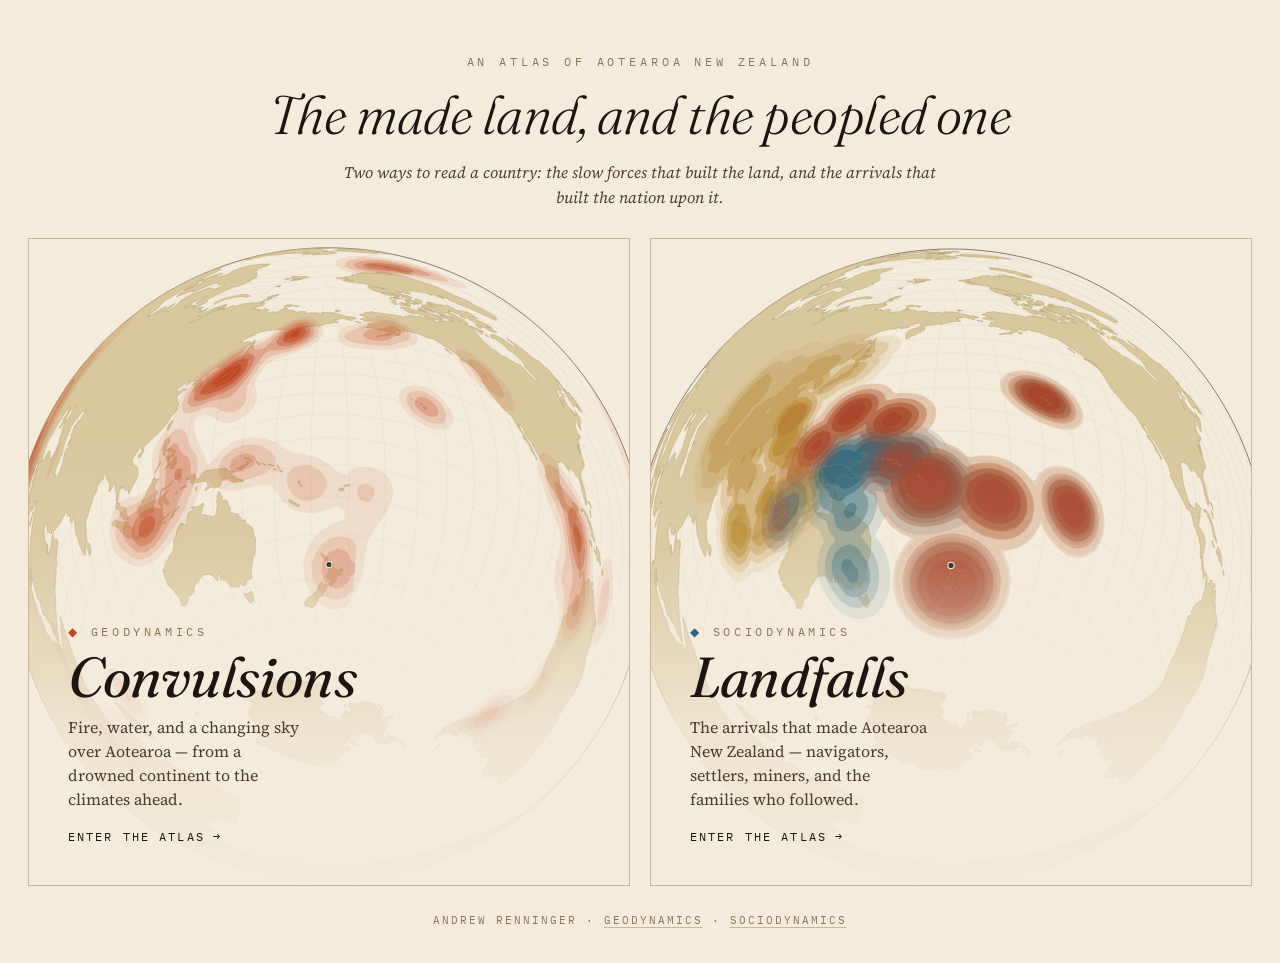
<file: docs/index.html>
<!DOCTYPE html>
<html lang="en">
<head>
<meta charset="UTF-8">
<meta name="viewport" content="width=device-width, initial-scale=1.0">
<title>An Atlas of Aotearoa — Geodynamics &amp; Sociodynamics</title>
<link rel="icon" type="image/svg+xml" href="geodynamics/favicon.svg">
<meta name="description" content="Two atlases of Aotearoa New Zealand: Geodynamics — fire, water and a changing sky; and Sociodynamics — the arrivals that made the country.">

<link rel="preconnect" href="https://fonts.googleapis.com">
<link rel="preconnect" href="https://fonts.gstatic.com" crossorigin>
<link href="https://fonts.googleapis.com/css2?family=Fraunces:ital,opsz,wght@0,9..144,300;0,9..144,400;0,9..144,600;1,9..144,300;1,9..144,400&family=Source+Serif+4:ital,opsz,wght@0,8..60,300;0,8..60,400;1,8..60,400&family=IBM+Plex+Mono:wght@300;400;500&display=swap" rel="stylesheet">

<style>
  :root {
    --paper:      #f3ecdd;
    --paper-deep: #ebe1cb;
    --ink:        #1d1610;
    --ink-soft:   #4a3d2e;
    --ink-faint:  #8a7659;
    --rule:       #c9b894;
    --sea:        #7c9d9d;
    --fire:       #c0431f;
    --heat:       #d8662f;
    --ocean:      #2c6479;
  }
  * { box-sizing: border-box; margin: 0; padding: 0; }
  html { scroll-behavior: smooth; }
  body {
    background: var(--paper);
    color: var(--ink);
    font-family: 'Source Serif 4', Georgia, serif;
    min-height: 100vh;
    display: flex;
    flex-direction: column;
    -webkit-font-smoothing: antialiased;
  }

  /* ---- Masthead ---- */
  .masthead { text-align: center; padding: clamp(34px, 6vh, 72px) 24px clamp(20px, 3vh, 34px); }
  .masthead .overline {
    font-family: 'IBM Plex Mono', monospace; font-size: 12px; letter-spacing: 0.32em;
    text-transform: uppercase; color: var(--ink-faint); margin-bottom: 18px;
  }
  .masthead h1 {
    font-family: 'Fraunces', serif; font-weight: 300; font-style: italic;
    font-size: clamp(30px, 5vw, 54px); line-height: 1.05; color: var(--ink); letter-spacing: -0.01em;
  }
  .masthead p {
    margin: 16px auto 0; max-width: 620px; font-size: 16px; line-height: 1.6;
    color: var(--ink-soft); font-style: italic;
  }

  /* ---- Tiles ---- */
  .tiles {
    flex: 1; display: grid; grid-template-columns: 1fr 1fr;
    gap: clamp(14px, 1.6vw, 26px); padding: 0 clamp(14px, 2.2vw, 40px) clamp(20px, 3vh, 36px);
    align-items: stretch;
  }
  @media (max-width: 820px) { .tiles { grid-template-columns: 1fr; } }

  .tile {
    position: relative; overflow: hidden; display: block; text-decoration: none;
    color: var(--ink); border: 1px solid var(--rule); background: var(--paper-deep);
    min-height: clamp(420px, 72vh, 880px);
    transition: box-shadow .35s ease, transform .35s ease, border-color .35s ease;
    isolation: isolate;
  }
  .tile:hover, .tile:focus-visible {
    box-shadow: 0 18px 50px -24px rgba(29,22,16,0.55);
    border-color: var(--ink-faint); transform: translateY(-2px); outline: none;
  }

  /* resting art */
  .tile .poster {
    position: absolute; inset: 0; width: 100%; height: 100%;
    object-fit: cover; object-position: center; display: block;
    opacity: 1; transition: opacity .5s ease; z-index: 1;
  }
  .tile:hover .poster, .tile:focus-visible .poster { opacity: 0; }

  /* live peek */
  .tile .peek {
    position: absolute; inset: 0; z-index: 2; opacity: 0; transition: opacity .6s ease;
    overflow: hidden; background: var(--paper);
  }
  .tile:hover .peek, .tile:focus-visible .peek { opacity: 1; }
  .tile .peek iframe {
    position: absolute; top: 0; left: 0; width: 200%; height: 200%;
    transform: scale(0.5); transform-origin: 0 0; border: 0; pointer-events: none;
    background: var(--paper);
  }

  /* legibility scrim over either layer */
  .tile .scrim {
    position: absolute; inset: 0; z-index: 3; pointer-events: none;
    background: linear-gradient(to top,
      rgba(243,236,221,0.96) 0%, rgba(243,236,221,0.80) 24%,
      rgba(243,236,221,0.10) 52%, rgba(243,236,221,0) 70%);
  }

  /* label */
  .tile .label { position: absolute; left: 0; right: 0; bottom: 0; z-index: 4; padding: clamp(22px, 3vw, 40px); }
  .tile .kicker {
    font-family: 'IBM Plex Mono', monospace; font-size: 12px; letter-spacing: 0.3em;
    text-transform: uppercase; color: var(--ink-faint); margin-bottom: 10px;
  }
  .tile .kicker .accent-geo { color: var(--fire); }
  .tile .kicker .accent-soc { color: var(--ocean); }
  .tile h2 {
    font-family: 'Fraunces', serif; font-weight: 400; font-style: italic;
    font-size: clamp(34px, 4.4vw, 60px); line-height: 1.0; color: var(--ink); letter-spacing: -0.01em;
  }
  .tile .dek { margin-top: 10px; max-width: 30ch; font-size: 16px; line-height: 1.5; color: var(--ink-soft); }
  .tile .enter {
    margin-top: 18px; font-family: 'IBM Plex Mono', monospace; font-size: 12px;
    letter-spacing: 0.18em; text-transform: uppercase; color: var(--ink);
    display: inline-flex; align-items: center; gap: 8px;
  }
  .tile .enter .arrow { transition: transform .3s ease; }
  .tile:hover .enter .arrow, .tile:focus-visible .enter .arrow { transform: translateX(6px); }

  /* ---- Footer ---- */
  .colophon {
    text-align: center; padding: 0 24px clamp(22px, 4vh, 40px);
    font-family: 'IBM Plex Mono', monospace; font-size: 11px; letter-spacing: 0.18em;
    text-transform: uppercase; color: var(--ink-faint);
  }
  .colophon a { color: var(--ink-faint); text-decoration: underline; text-decoration-color: var(--rule); text-underline-offset: 3px; }
  .colophon a:hover { color: var(--ink); }

  @media (prefers-reduced-motion: reduce) {
    .tile, .tile .poster, .tile .peek, .tile .enter .arrow { transition: none; }
  }
</style>
</head>
<body>

  <header class="masthead">
    <div class="overline">An Atlas of Aotearoa New Zealand</div>
    <h1>The made land, and the peopled one</h1>
    <p>Two ways to read a country: the slow forces that built the land, and the arrivals that built the nation upon it.</p>
  </header>

  <main class="tiles">

    <!-- ============ GEODYNAMICS ============ -->
    <a class="tile" href="geodynamics/" data-site="geodynamics" aria-label="Geodynamics — Convulsions: fire, water and a changing sky">
      <img class="poster" src="assets/ringfire.svg" alt="" aria-hidden="true">
      <div class="peek"></div>
      <div class="scrim"></div>
      <div class="label">
        <div class="kicker"><span class="accent-geo">◆</span> Geodynamics</div>
        <h2>Convulsions</h2>
        <div class="dek">Fire, water, and a changing sky over Aotearoa — from a drowned continent to the climates ahead.</div>
        <div class="enter">Enter the atlas <span class="arrow">→</span></div>
      </div>
    </a>

    <!-- ============ SOCIODYNAMICS ============ -->
    <a class="tile" href="sociodynamics/" data-site="sociodynamics" aria-label="Sociodynamics — Landfalls: the arrivals that made Aotearoa">
      <img class="poster" src="assets/genetics.svg" alt="" aria-hidden="true">
      <div class="peek"></div>
      <div class="scrim"></div>
      <div class="label">
        <div class="kicker"><span class="accent-soc">◆</span> Sociodynamics</div>
        <h2>Landfalls</h2>
        <div class="dek">The arrivals that made Aotearoa New Zealand — navigators, settlers, miners, and the families who followed.</div>
        <div class="enter">Enter the atlas <span class="arrow">→</span></div>
      </div>
    </a>

  </main>

  <footer class="colophon">
    Andrew Renninger · <a href="geodynamics/">Geodynamics</a> · <a href="sociodynamics/">Sociodynamics</a>
  </footer>

  <script>
  (function () {
    var canHover = window.matchMedia && window.matchMedia('(hover: hover) and (pointer: fine)').matches;
    var reduce = window.matchMedia && window.matchMedia('(prefers-reduced-motion: reduce)').matches;
    if (!canHover) return; // touch devices: tiles are plain links, no live peek

    document.querySelectorAll('.tile').forEach(function (tile) {
      var peek = tile.querySelector('.peek');
      var src = tile.getAttribute('href');
      var iframe = null, raf = null, built = false;

      function startScroll() {
        if (reduce || !iframe) return;
        cancelAnimationFrame(raf);
        function step() {
          try {
            var win = iframe.contentWindow;
            var doc = iframe.contentDocument;
            if (win && doc && doc.documentElement) {
              var max = doc.documentElement.scrollHeight - win.innerHeight;
              if (max > 0) {
                var y = (win.pageYOffset || 0) + 0.7;       // gentle drift
                if (y >= max) y = 0;                          // loop back to top
                win.scrollTo(0, y);
              }
            }
          } catch (e) { /* not ready yet */ }
          raf = requestAnimationFrame(step);
        }
        raf = requestAnimationFrame(step);
      }
      function stopScroll() { cancelAnimationFrame(raf); raf = null; }

      function build() {
        if (built) return; built = true;
        iframe = document.createElement('iframe');
        iframe.setAttribute('tabindex', '-1');
        iframe.setAttribute('aria-hidden', 'true');
        iframe.setAttribute('scrolling', 'no');
        iframe.setAttribute('loading', 'lazy');
        iframe.src = src;
        iframe.addEventListener('load', startScroll);
        peek.appendChild(iframe);
      }

      tile.addEventListener('mouseenter', function () { build(); startScroll(); });
      tile.addEventListener('focus', function () { build(); startScroll(); });
      tile.addEventListener('mouseleave', stopScroll);
      tile.addEventListener('blur', stopScroll);
    });
  })();
  </script>

</body>
</html>
</file>
